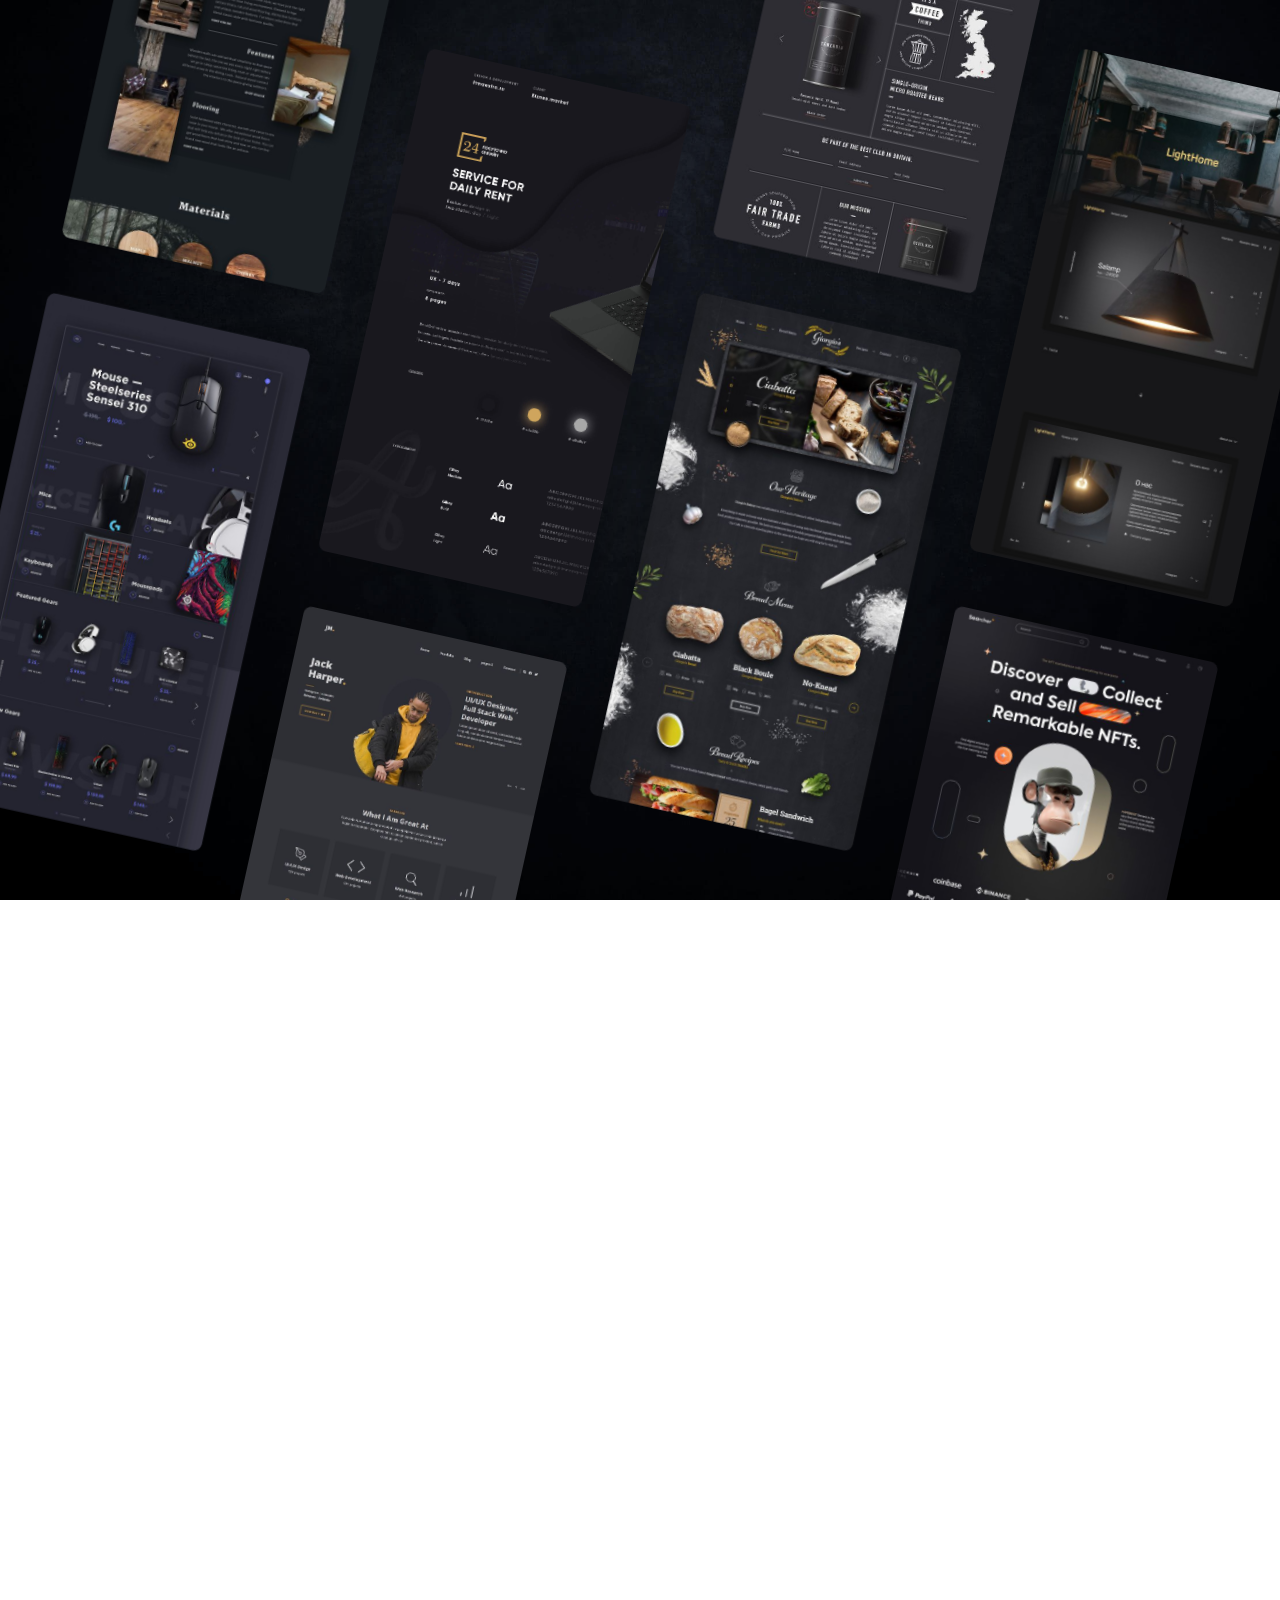
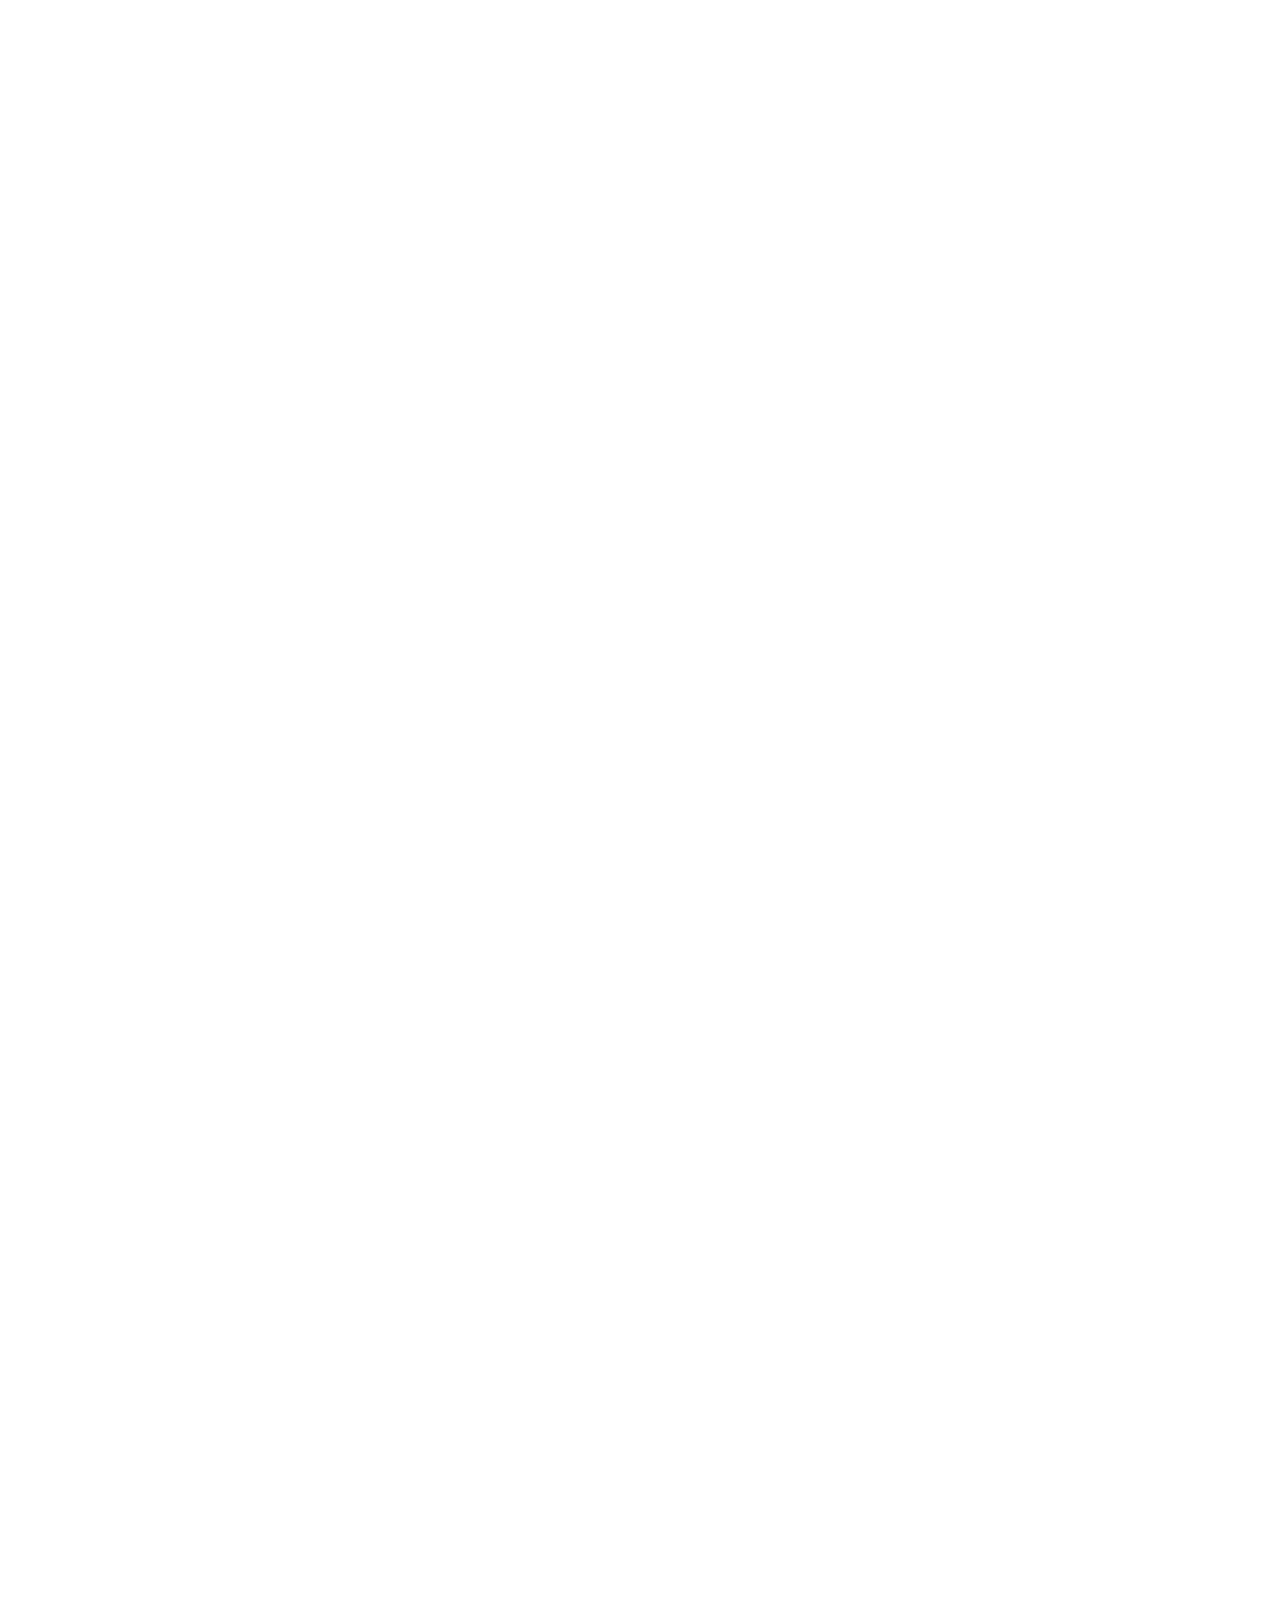
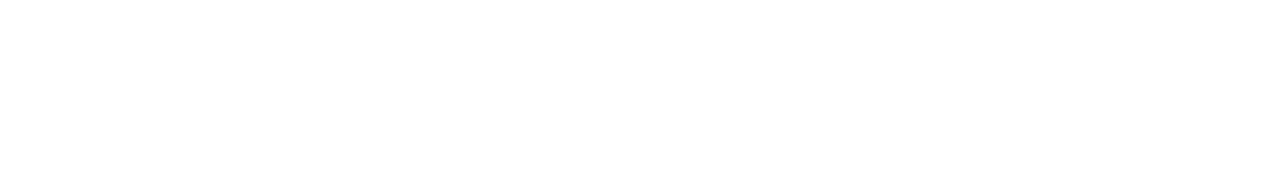
<file: AmazingScrollPortfolio/index.html>
<!DOCTYPE html>
<html lang="en">
<head>

	<meta charset="UTF-8">
	<meta http-equiv="X-UA-Compatible" content="IE=edge">
	<meta name="viewport" content="width=device-width, initial-scale=1.0">

	<title>Document</title>

	<link rel="stylesheet" href="libs/swiper/swiper-bundle.min.css">
	<link rel="stylesheet" href="css/main.css">

	<script src="libs/swiper/swiper-bundle.min.js" defer></script>
	<script src="libs/swiper/bindSwipers.js" defer></script>
	<script src="js/app.js" defer></script>

</head>
<body>

	<div class="main-wrapper">

		<div class="swiper slider slider1">
			<div class="swiper-wrapper slider__wrapper">
				<div class="swiper-slide slider__item">
					<div class="slider__img" style="background-image: url(img/1.jpg);"></div>
				</div>
				<div class="swiper-slide slider__item">
					<div class="slider__img" style="background-image: url(img/2.jpg);"></div>
				</div>
				<div class="swiper-slide slider__item">
					<div class="slider__img" style="background-image: url(img/3.jpg);"></div>
				</div>
				<div class="swiper-slide slider__item">
					<div class="slider__img" style="background-image: url(img/4.jpg);"></div>
				</div>
				<div class="swiper-slide slider__item">
					<div class="slider__img" style="background-image: url(img/5.jpg);"></div>
				</div>
				<div class="swiper-slide slider__item">
					<div class="slider__img" style="background-image: url(img/6.jpg);"></div>
				</div>
			</div>
		</div>
		<div class="swiper slider slider2">
			<div class="swiper-wrapper slider__wrapper">
				<div class="swiper-slide slider__item">
					<div class="slider__img" style="background-image: url(img/7.jpg);"></div>
				</div>
				<div class="swiper-slide slider__item">
					<div class="slider__img" style="background-image: url(img/8.jpg);"></div>
				</div>
				<div class="swiper-slide slider__item">
					<div class="slider__img" style="background-image: url(img/9.jpg);"></div>
				</div>
				<div class="swiper-slide slider__item">
					<div class="slider__img" style="background-image: url(img/10.jpg);"></div>
				</div>
				<div class="swiper-slide slider__item">
					<div class="slider__img" style="background-image: url(img/11.jpg);"></div>
				</div>
				<div class="swiper-slide slider__item">
					<div class="slider__img" style="background-image: url(img/12.jpg);"></div>
				</div>
			</div>
		</div>
		<div class="swiper slider slider3">
			<div class="swiper-wrapper slider__wrapper">
				<div class="swiper-slide slider__item">
					<div class="slider__img" style="background-image: url(img/13.jpg);"></div>
				</div>
				<div class="swiper-slide slider__item">
					<div class="slider__img" style="background-image: url(img/14.jpg);"></div>
				</div>
				<div class="swiper-slide slider__item">
					<div class="slider__img" style="background-image: url(img/15.jpg);"></div>
				</div>
				<div class="swiper-slide slider__item">
					<div class="slider__img" style="background-image: url(img/16.jpg);"></div>
				</div>
				<div class="swiper-slide slider__item">
					<div class="slider__img" style="background-image: url(img/17.jpg);"></div>
				</div>
				<div class="swiper-slide slider__item">
					<div class="slider__img" style="background-image: url(img/18.jpg);"></div>
				</div>
			</div>
		</div>
		<div class="swiper slider slider4">
			<div class="swiper-wrapper slider__wrapper">
				<div class="swiper-slide slider__item">
					<div class="slider__img" style="background-image: url(img/19.jpg);"></div>
				</div>
				<div class="swiper-slide slider__item">
					<div class="slider__img" style="background-image: url(img/20.jpg);"></div>
				</div>
				<div class="swiper-slide slider__item">
					<div class="slider__img" style="background-image: url(img/21.jpg);"></div>
				</div>
				<div class="swiper-slide slider__item">
					<div class="slider__img" style="background-image: url(img/22.jpg);"></div>
				</div>
				<div class="swiper-slide slider__item">
					<div class="slider__img" style="background-image: url(img/23.jpg);"></div>
				</div>
				<div class="swiper-slide slider__item">
					<div class="slider__img" style="background-image: url(img/24.jpg);"></div>
				</div>
			</div>
		</div>

	</div>

</body>
</html>
</file>
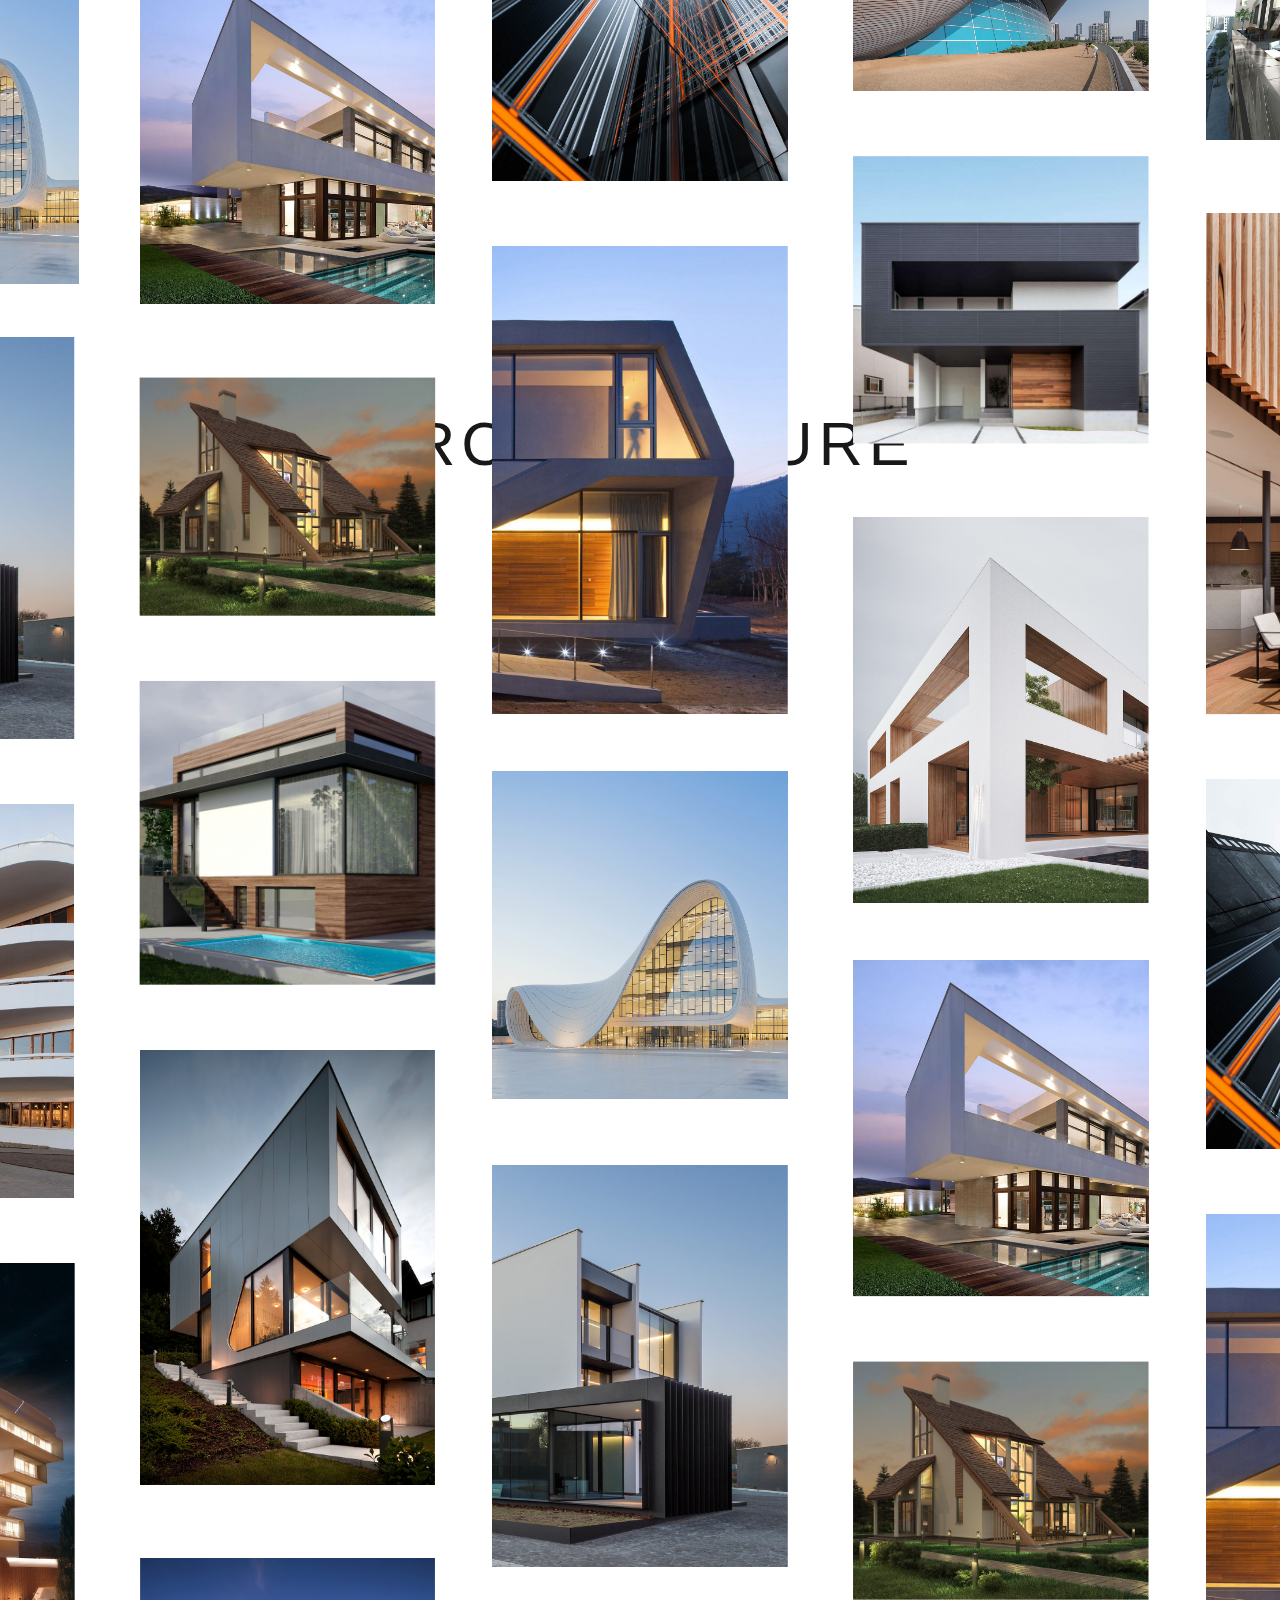
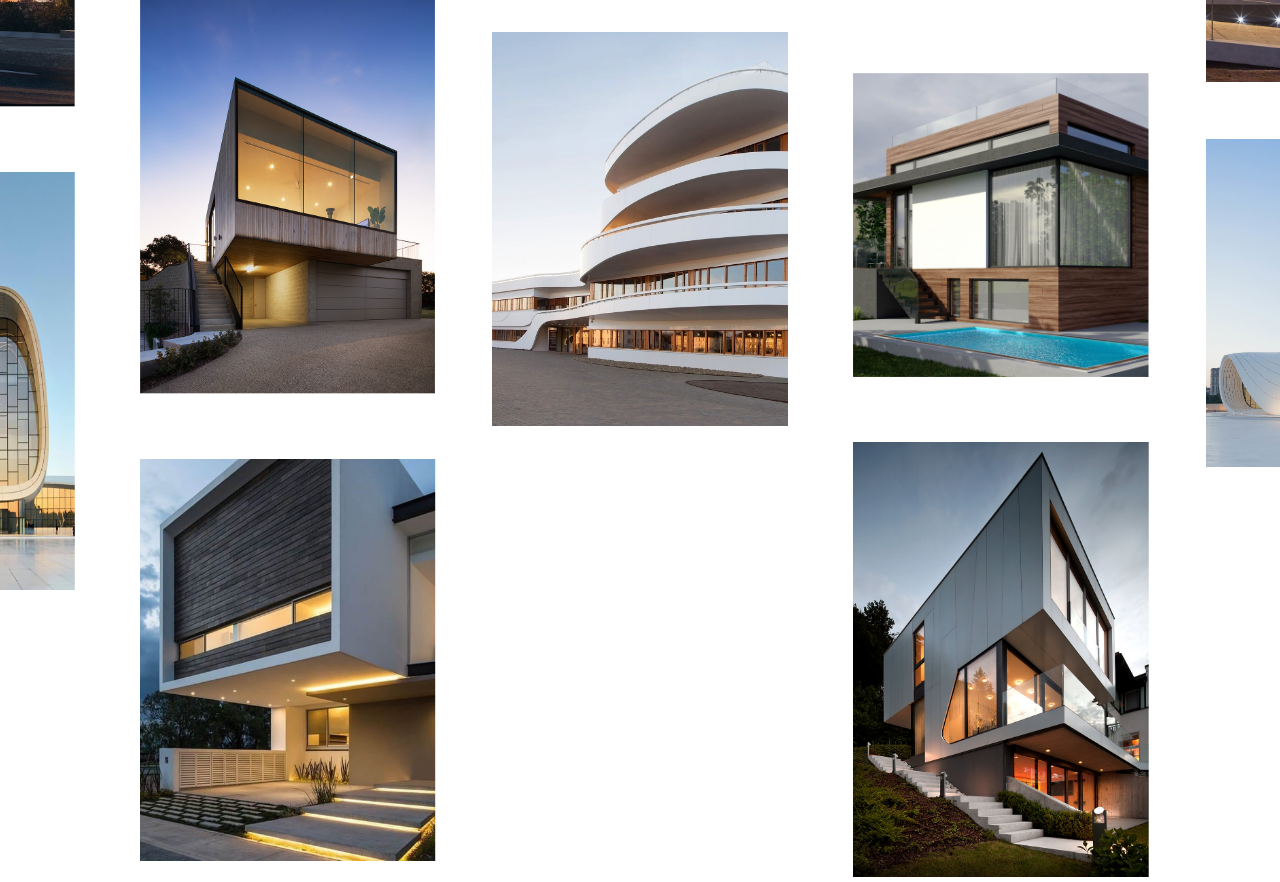
<file: Draggable/index.html>
<!DOCTYPE html>
<html lang="en">
<head>

	<meta charset="UTF-8">
	<meta http-equiv="X-UA-Compatible" content="IE=edge">
	<meta name="viewport" content="width=device-width, initial-scale=1.0">
	<title>Document</title>

	<link rel="stylesheet" href="css/main.css">

	<script src="libs/gsap.min.js" defer></script>
	<script src="libs/Draggable.min.js" defer></script>
	<script src="libs/InertiaPlugin.min.js" defer></script>
	<script src="js/app.js" defer></script>

	<style>
		.gallery { opacity: 0; }
	</style>

</head>
<body>

	<h1 class="header">Architecture <span>Loading...</span></h1>

	<!-- .gallery>(.gallery__item*20>img[src="img/$.jpg" alt="Alt"])*4 -->

	<div class="gallery">
		<div class="gallery__item"><img src="img/1.jpg" alt="Alt"></div>
		<div class="gallery__item"><img src="img/2.jpg" alt="Alt"></div>
		<div class="gallery__item"><img src="img/3.jpg" alt="Alt"></div>
		<div class="gallery__item"><img src="img/4.jpg" alt="Alt"></div>
		<div class="gallery__item"><img src="img/5.jpg" alt="Alt"></div>
		<div class="gallery__item"><img src="img/6.jpg" alt="Alt"></div>
		<div class="gallery__item"><img src="img/7.jpg" alt="Alt"></div>
		<div class="gallery__item"><img src="img/8.jpg" alt="Alt"></div>
		<div class="gallery__item"><img src="img/9.jpg" alt="Alt"></div>
		<div class="gallery__item"><img src="img/10.jpg" alt="Alt"></div>
		<div class="gallery__item"><img src="img/11.jpg" alt="Alt"></div>
		<div class="gallery__item"><img src="img/12.jpg" alt="Alt"></div>
		<div class="gallery__item"><img src="img/13.jpg" alt="Alt"></div>
		<div class="gallery__item"><img src="img/14.jpg" alt="Alt"></div>
		<div class="gallery__item"><img src="img/15.jpg" alt="Alt"></div>
		<div class="gallery__item"><img src="img/16.jpg" alt="Alt"></div>
		<div class="gallery__item"><img src="img/17.jpg" alt="Alt"></div>
		<div class="gallery__item"><img src="img/18.jpg" alt="Alt"></div>
		<div class="gallery__item"><img src="img/19.jpg" alt="Alt"></div>
		<div class="gallery__item"><img src="img/20.jpg" alt="Alt"></div>
		<div class="gallery__item"><img src="img/1.jpg" alt="Alt"></div>
		<div class="gallery__item"><img src="img/2.jpg" alt="Alt"></div>
		<div class="gallery__item"><img src="img/3.jpg" alt="Alt"></div>
		<div class="gallery__item"><img src="img/4.jpg" alt="Alt"></div>
		<div class="gallery__item"><img src="img/5.jpg" alt="Alt"></div>
		<div class="gallery__item"><img src="img/6.jpg" alt="Alt"></div>
		<div class="gallery__item"><img src="img/7.jpg" alt="Alt"></div>
		<div class="gallery__item"><img src="img/8.jpg" alt="Alt"></div>
		<div class="gallery__item"><img src="img/9.jpg" alt="Alt"></div>
		<div class="gallery__item"><img src="img/10.jpg" alt="Alt"></div>
		<div class="gallery__item"><img src="img/11.jpg" alt="Alt"></div>
		<div class="gallery__item"><img src="img/12.jpg" alt="Alt"></div>
		<div class="gallery__item"><img src="img/13.jpg" alt="Alt"></div>
		<div class="gallery__item"><img src="img/14.jpg" alt="Alt"></div>
		<div class="gallery__item"><img src="img/15.jpg" alt="Alt"></div>
		<div class="gallery__item"><img src="img/16.jpg" alt="Alt"></div>
		<div class="gallery__item"><img src="img/17.jpg" alt="Alt"></div>
		<div class="gallery__item"><img src="img/18.jpg" alt="Alt"></div>
		<div class="gallery__item"><img src="img/19.jpg" alt="Alt"></div>
		<div class="gallery__item"><img src="img/20.jpg" alt="Alt"></div>
		<div class="gallery__item"><img src="img/1.jpg" alt="Alt"></div>
		<div class="gallery__item"><img src="img/2.jpg" alt="Alt"></div>
		<div class="gallery__item"><img src="img/3.jpg" alt="Alt"></div>
		<div class="gallery__item"><img src="img/4.jpg" alt="Alt"></div>
		<div class="gallery__item"><img src="img/5.jpg" alt="Alt"></div>
		<div class="gallery__item"><img src="img/6.jpg" alt="Alt"></div>
		<div class="gallery__item"><img src="img/7.jpg" alt="Alt"></div>
		<div class="gallery__item"><img src="img/8.jpg" alt="Alt"></div>
		<div class="gallery__item"><img src="img/9.jpg" alt="Alt"></div>
		<div class="gallery__item"><img src="img/10.jpg" alt="Alt"></div>
		<div class="gallery__item"><img src="img/11.jpg" alt="Alt"></div>
		<div class="gallery__item"><img src="img/12.jpg" alt="Alt"></div>
		<div class="gallery__item"><img src="img/13.jpg" alt="Alt"></div>
		<div class="gallery__item"><img src="img/14.jpg" alt="Alt"></div>
		<div class="gallery__item"><img src="img/15.jpg" alt="Alt"></div>
		<div class="gallery__item"><img src="img/16.jpg" alt="Alt"></div>
		<div class="gallery__item"><img src="img/17.jpg" alt="Alt"></div>
		<div class="gallery__item"><img src="img/18.jpg" alt="Alt"></div>
		<div class="gallery__item"><img src="img/19.jpg" alt="Alt"></div>
		<div class="gallery__item"><img src="img/20.jpg" alt="Alt"></div>
		<div class="gallery__item"><img src="img/1.jpg" alt="Alt"></div>
		<div class="gallery__item"><img src="img/2.jpg" alt="Alt"></div>
		<div class="gallery__item"><img src="img/3.jpg" alt="Alt"></div>
		<div class="gallery__item"><img src="img/4.jpg" alt="Alt"></div>
		<div class="gallery__item"><img src="img/5.jpg" alt="Alt"></div>
		<div class="gallery__item"><img src="img/6.jpg" alt="Alt"></div>
		<div class="gallery__item"><img src="img/7.jpg" alt="Alt"></div>
		<div class="gallery__item"><img src="img/8.jpg" alt="Alt"></div>
		<div class="gallery__item"><img src="img/9.jpg" alt="Alt"></div>
		<div class="gallery__item"><img src="img/10.jpg" alt="Alt"></div>
		<div class="gallery__item"><img src="img/11.jpg" alt="Alt"></div>
		<div class="gallery__item"><img src="img/12.jpg" alt="Alt"></div>
		<div class="gallery__item"><img src="img/13.jpg" alt="Alt"></div>
		<div class="gallery__item"><img src="img/14.jpg" alt="Alt"></div>
		<div class="gallery__item"><img src="img/15.jpg" alt="Alt"></div>
		<div class="gallery__item"><img src="img/16.jpg" alt="Alt"></div>
		<div class="gallery__item"><img src="img/17.jpg" alt="Alt"></div>
		<div class="gallery__item"><img src="img/18.jpg" alt="Alt"></div>
		<div class="gallery__item"><img src="img/19.jpg" alt="Alt"></div>
		<div class="gallery__item"><img src="img/20.jpg" alt="Alt"></div>
	</div>

</body>
</html>
</file>
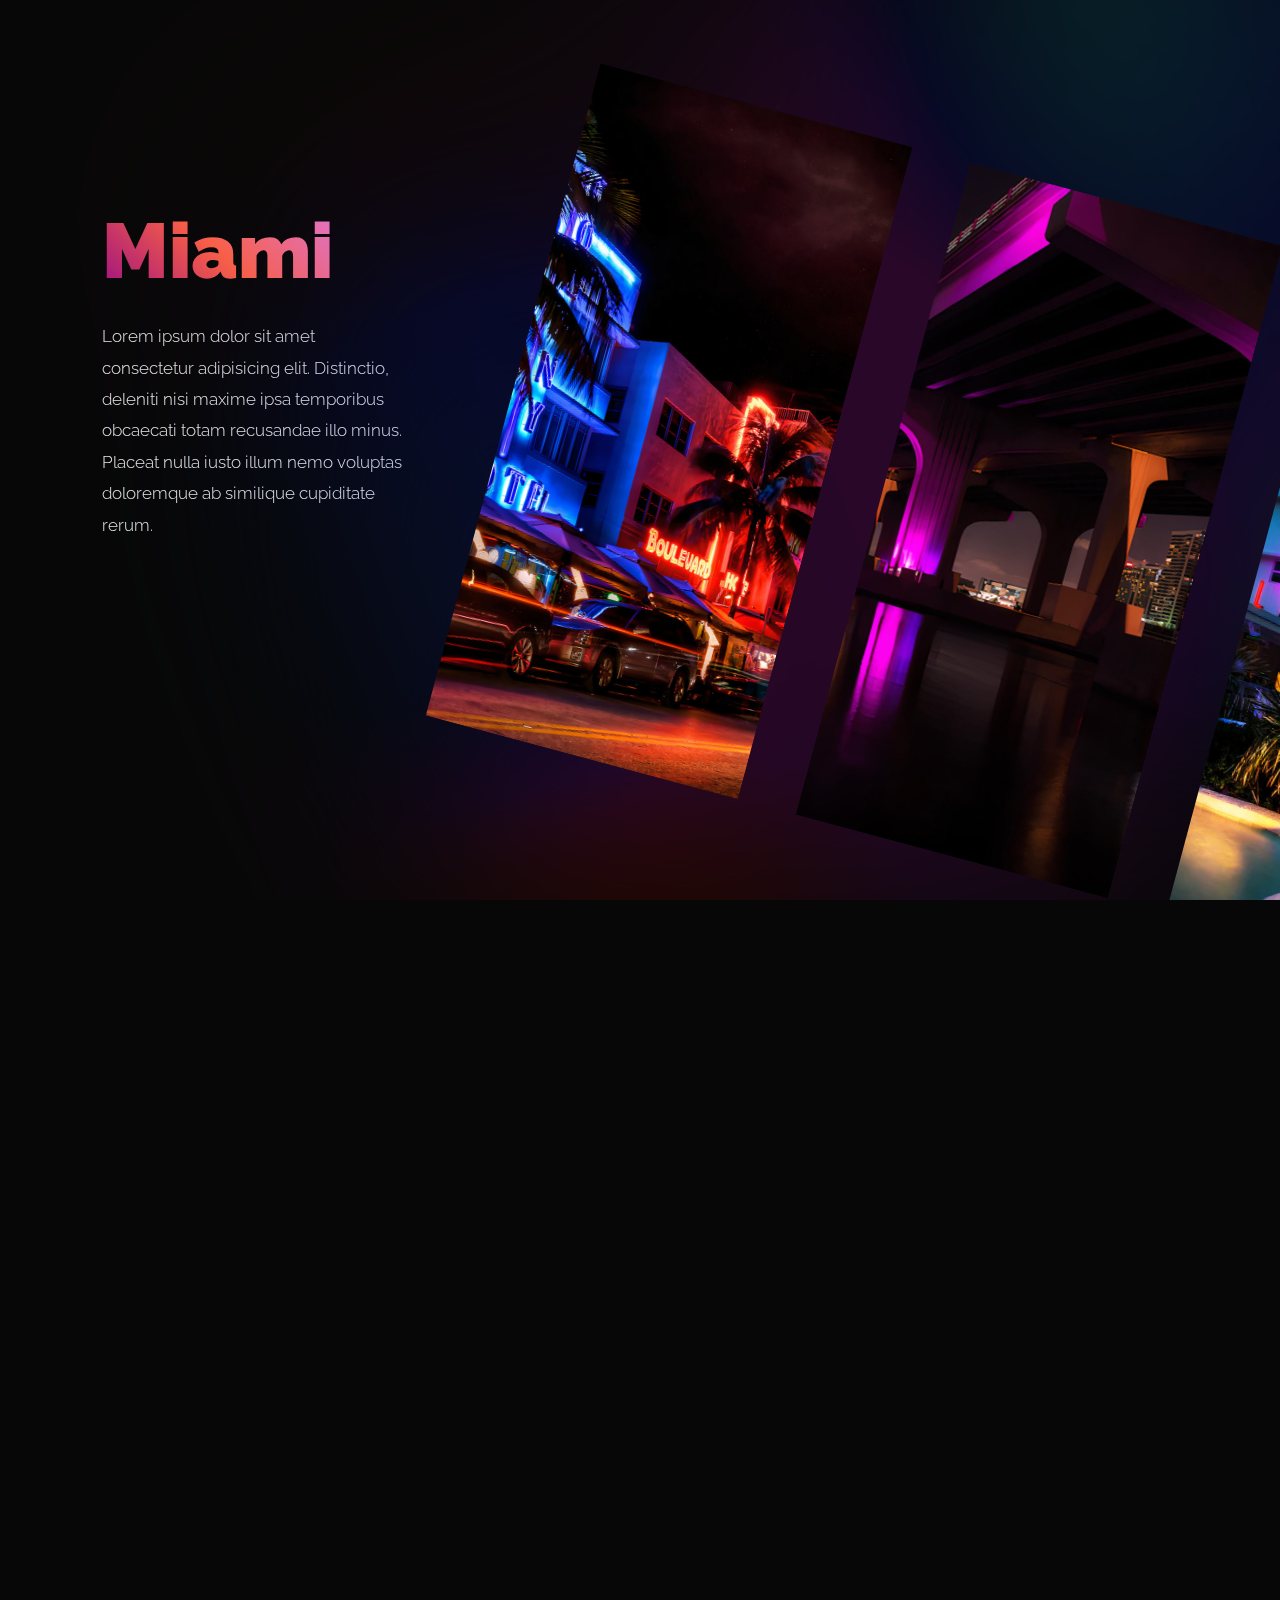
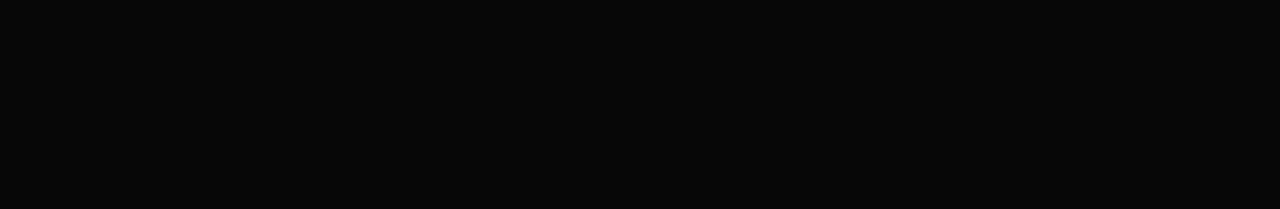
<file: Galery/index.html>
<!DOCTYPE html>
<html lang="en">
<head>
	<meta charset="UTF-8">
	<meta http-equiv="X-UA-Compatible" content="IE=edge">
	<meta name="viewport" content="width=device-width, initial-scale=1.0">
	<link rel="stylesheet" href="libs/swiper/swiper-bundle.min.css">
	<link rel="stylesheet" href="css/main.css">
	<title>Document</title>
</head>
<body>

	<div class="description">
		<div class="logo">Miami</div>
		<p>Lorem ipsum dolor sit amet consectetur adipisicing elit. Distinctio, deleniti nisi maxime ipsa temporibus obcaecati totam recusandae illo minus. Placeat nulla iusto illum nemo voluptas doloremque ab similique cupiditate rerum.</p>
	</div>

	<div class="swiper slider slider_main">
		<div class="swiper-wrapper slier__wrapper">

			<div class="swiper-slide slider__item">
				<div class="slider__img" data-swiper-parallax="20%" style="background-image: url(images/1.jpg);"></div>
			</div>
			<div class="swiper-slide slider__item">
				<div class="slider__img" data-swiper-parallax="30%" style="background-image: url(images/2.jpg);"></div>
			</div>
			<div class="swiper-slide slider__item">
				<div class="slider__img" data-swiper-parallax="20%" style="background-image: url(images/3.jpg);"></div>
			</div>
			<div class="swiper-slide slider__item">
				<div class="slider__img" data-swiper-parallax="30%" style="background-image: url(images/4.jpg);"></div>
			</div>
			<div class="swiper-slide slider__item">
				<div class="slider__img" data-swiper-parallax="20%" style="background-image: url(images/5.jpg);"></div>
			</div>
			<div class="swiper-slide slider__item">
				<div class="slider__img" data-swiper-parallax="30%" style="background-image: url(images/6.jpg);"></div>
			</div>
			<div class="swiper-slide slider__item">
				<div class="slider__img" data-swiper-parallax="20%" style="background-image: url(images/7.jpg);"></div>
			</div>
			<div class="swiper-slide slider__item">
				<div class="slider__img" data-swiper-parallax="30%" style="background-image: url(images/8.jpg);"></div>
			</div>
			<div class="swiper-slide slider__item">
				<div class="slider__img" data-swiper-parallax="20%" style="background-image: url(images/9.jpg);"></div>
			</div>

		</div>
	</div>

	<div class="swiper slider slider_bg">
		<div class="swiper-wrapper slier__wrapper">

			<div class="swiper-slide slider__item">
				<div class="slider__img" data-swiper-parallax="20%" style="background-image: url(images/1.jpg);"></div>
			</div>
			<div class="swiper-slide slider__item">
				<div class="slider__img" data-swiper-parallax="30%" style="background-image: url(images/2.jpg);"></div>
			</div>
			<div class="swiper-slide slider__item">
				<div class="slider__img" data-swiper-parallax="20%" style="background-image: url(images/3.jpg);"></div>
			</div>
			<div class="swiper-slide slider__item">
				<div class="slider__img" data-swiper-parallax="30%" style="background-image: url(images/4.jpg);"></div>
			</div>
			<div class="swiper-slide slider__item">
				<div class="slider__img" data-swiper-parallax="20%" style="background-image: url(images/5.jpg);"></div>
			</div>
			<div class="swiper-slide slider__item">
				<div class="slider__img" data-swiper-parallax="30%" style="background-image: url(images/6.jpg);"></div>
			</div>
			<div class="swiper-slide slider__item">
				<div class="slider__img" data-swiper-parallax="20%" style="background-image: url(images/7.jpg);"></div>
			</div>
			<div class="swiper-slide slider__item">
				<div class="slider__img" data-swiper-parallax="30%" style="background-image: url(images/8.jpg);"></div>
			</div>
			<div class="swiper-slide slider__item">
				<div class="slider__img" data-swiper-parallax="20%" style="background-image: url(images/9.jpg);"></div>
			</div>

		</div>
	</div>

	<script src="libs/swiper/swiper-bundle.min.js"></script>
	<script src="js/app.js"></script>

</body>
</html>
</file>
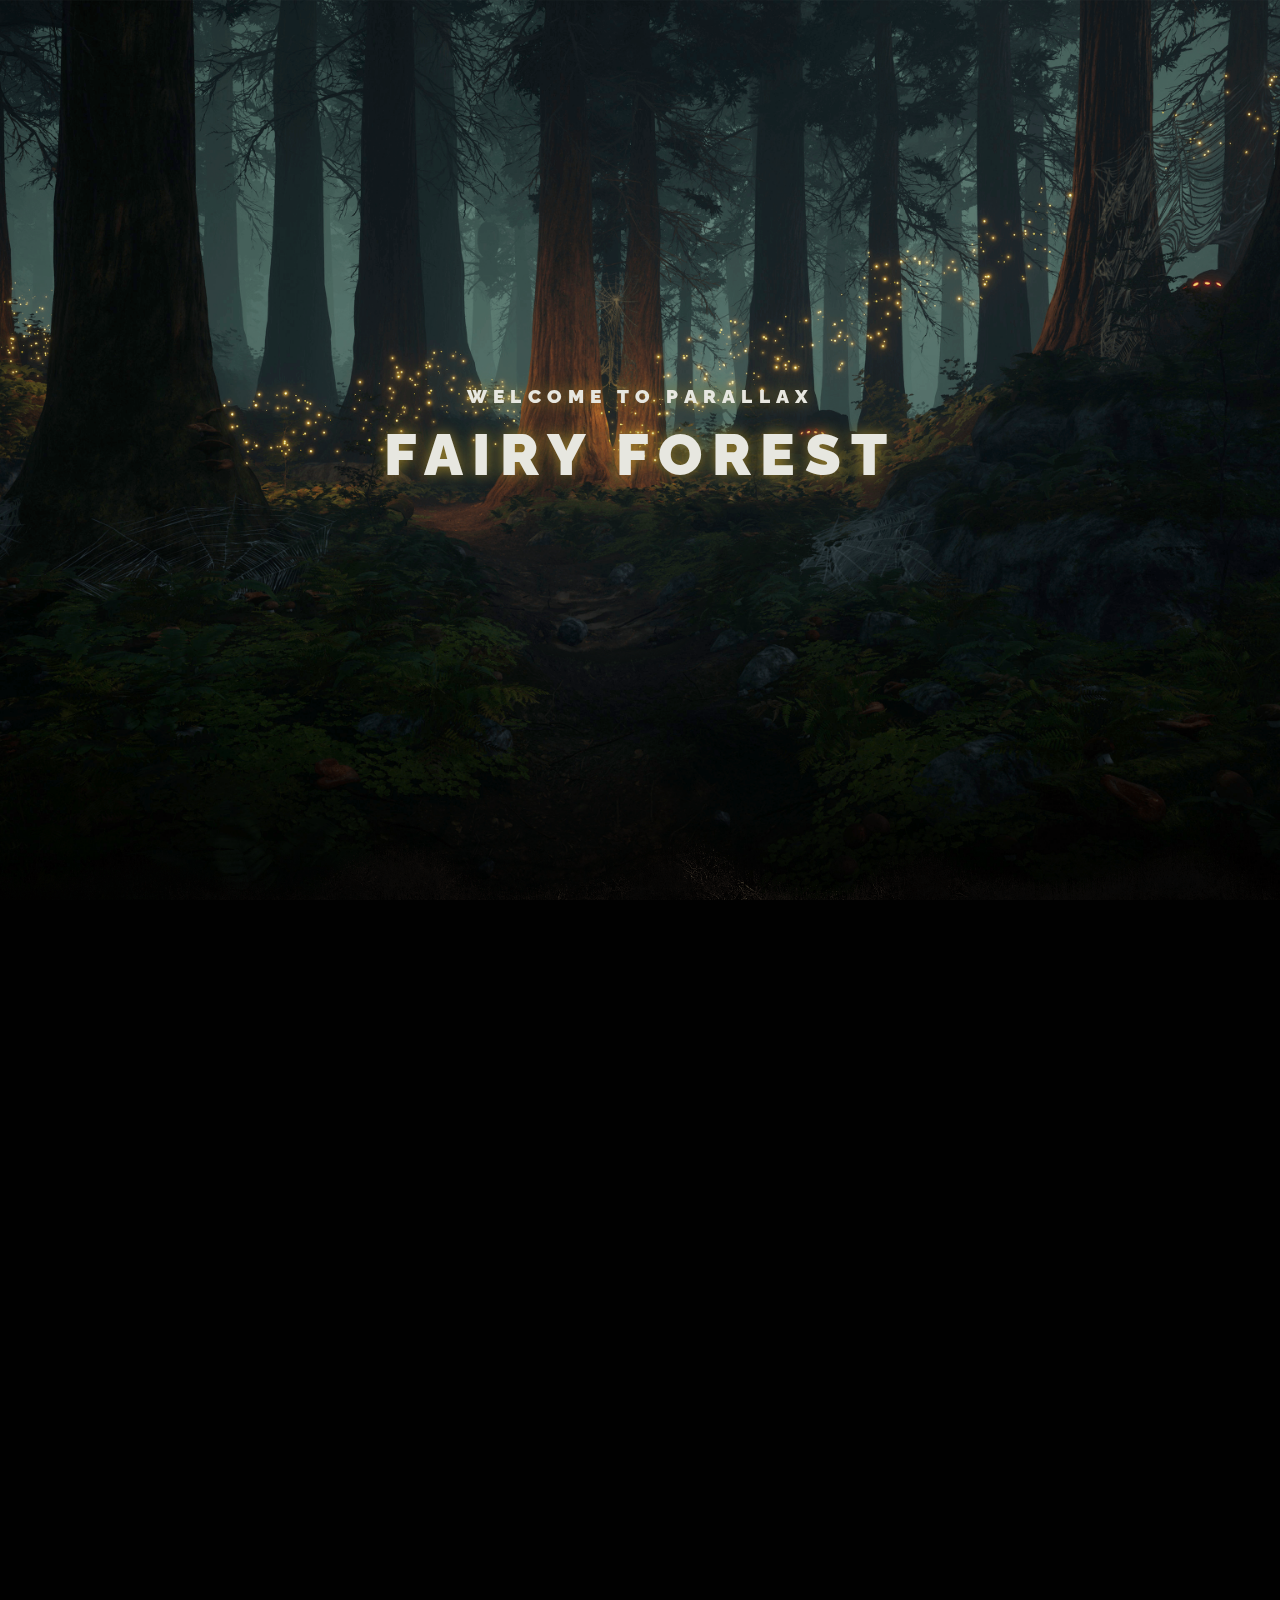
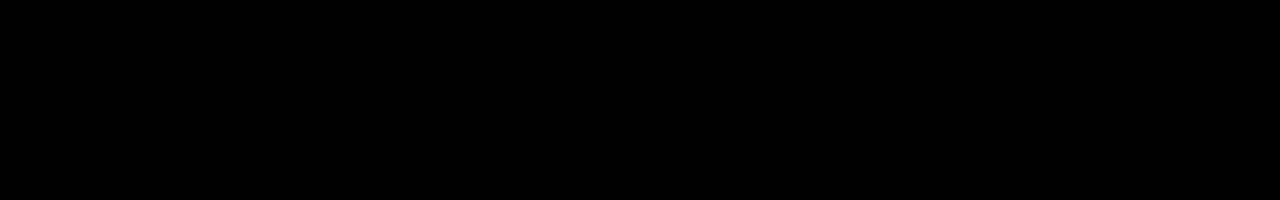
<file: ParalaxEffect/index.html>
<!DOCTYPE html>
<html lang="en">
<head>

	<meta charset="UTF-8">
	<meta http-equiv="X-UA-Compatible" content="IE=edge">
	<meta name="viewport" content="width=device-width, initial-scale=1.0">

	<title>Document</title>

	<link rel="stylesheet" href="css/main.css">

	<script src="libs/gsap/gsap.min.js" defer></script>
	<script src="libs/gsap/ScrollTrigger.min.js" defer></script>
	<script src="libs/gsap/ScrollSmoother.min.js" defer></script>

	<script src="js/app.js" defer></script>

</head>
<body>

	<div class="wrapper">
		<div class="content">

			<header class="main-header">
				<div class="layers">
					<div class="layer__header">
						<div class="layers__caption">Welcome to Parallax</div>
						<div class="layers__title">Fairy Forest</div>
					</div>
					<div class="layer layers__base" style="background-image: url(img/layer-base.png);"></div>
					<div class="layer layers__middle" style="background-image: url(img/layer-middle.png);"></div>
					<div class="layer layers__front" style="background-image: url(img/layer-front.png);"></div>
				</div>
			</header>
		
			<article class="main-article" style="background-image: url(img/dungeon.jpg);">
				<div class="main-article__content">
					<h2 class="main-article__header">To be continued</h2>
					<p class="main-article__paragraph">Lorem ipsum dolor sit, amet consectetur adipisicing elit. Omnis error provident dignissimos facere. Repellendus tempore autem qui! Quia magnam tempora esse id necessitatibus corrupti mollitia expedita sapiente cum rerum, ut dicta laboriosam!</p>
				</div>
				<div class="copy">© Pimenov Konstantin</div>
			</article>

		</div>
	</div>

</body>
</html>
</file>
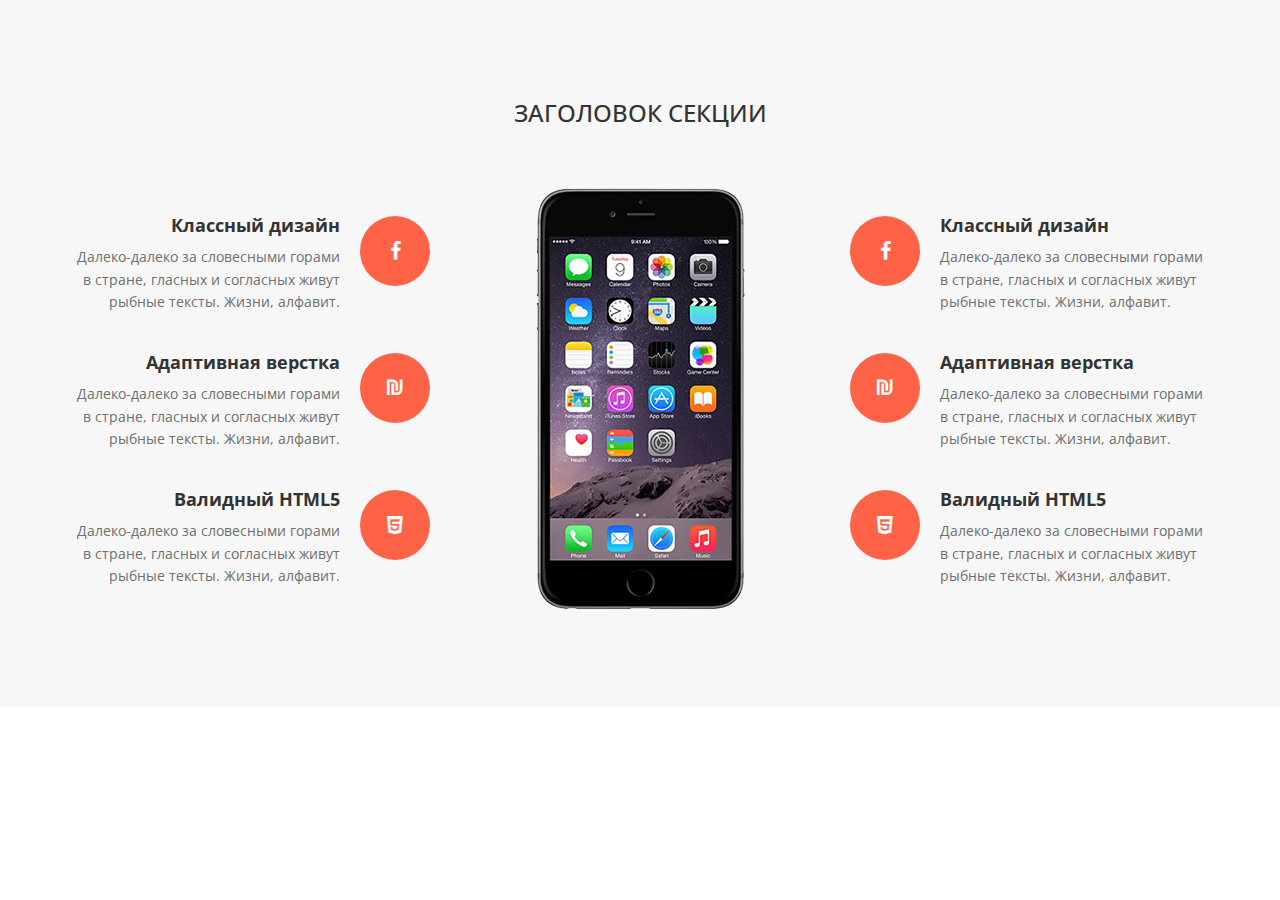
<file: Snippeds/index.html>
<!DOCTYPE html>
<html lang="en">
<head>
	<meta charset="UTF-8">
	<title>Document</title>
	<link href='https://fonts.googleapis.com/css?family=Open+Sans&amp;subset=latin,cyrillic' rel='stylesheet' type='text/css'>
	<link rel="stylesheet" href="https://maxcdn.bootstrapcdn.com/bootstrap/3.3.6/css/bootstrap.min.css"/>
	<link rel="stylesheet" href="https://maxcdn.bootstrapcdn.com/font-awesome/4.5.0/css/font-awesome.min.css">
	<link rel="stylesheet" href="css/style.css">
</head>
<body>
	
	<section class="section-class">
		
		<div class="container">
			
			<h2>Заголовок секции</h2>

			<div class="row">
				
				<div class="col-md-4">
					
					<div class="items-right">

						<div class="section-class-item">
							<div class="item-text text-right">
								<h3>Классный дизайн</h3>
								<p>Далеко-далеко за словесными горами в стране, гласных и согласных живут рыбные тексты. Жизни, алфавит.</p>
							</div>
							<div class="item-icon text-right">
								<span class="icon-wrap"><i class="fa fa-facebook"></i></span>
							</div>
						</div>

						<div class="section-class-item">
							<div class="item-text text-right">
								<h3>Адаптивная верстка</h3>
								<p>Далеко-далеко за словесными горами в стране, гласных и согласных живут рыбные тексты. Жизни, алфавит.</p>
							</div>
							<div class="item-icon text-right">
								<span class="icon-wrap"><i class="fa fa-ils"></i></span>
							</div>
						</div>

						<div class="section-class-item">
							<div class="item-text text-right">
								<h3>Валидный HTML5</h3>
								<p>Далеко-далеко за словесными горами в стране, гласных и согласных живут рыбные тексты. Жизни, алфавит.</p>
							</div>
							<div class="item-icon text-right">
								<span class="icon-wrap"><i class="fa fa-html5"></i></span>
							</div>
						</div>

					</div>

				</div>
				
				<div class="col-md-4 col-md-push-4">
					
					<div class="items-left">

						<div class="section-class-item">
							<div class="item-icon text-left">
								<span class="icon-wrap"><i class="fa fa-facebook"></i></span>
							</div>
							<div class="item-text text-left">
								<h3>Классный дизайн</h3>
								<p>Далеко-далеко за словесными горами в стране, гласных и согласных живут рыбные тексты. Жизни, алфавит.</p>
							</div>
						</div>

						<div class="section-class-item">
							<div class="item-icon text-left">
								<span class="icon-wrap"><i class="fa fa-ils"></i></span>
							</div>
							<div class="item-text text-left">
								<h3>Адаптивная верстка</h3>
								<p>Далеко-далеко за словесными горами в стране, гласных и согласных живут рыбные тексты. Жизни, алфавит.</p>
							</div>
						</div>

						<div class="section-class-item">
							<div class="item-icon text-left">
								<span class="icon-wrap"><i class="fa fa-html5"></i></span>
							</div>
							<div class="item-text text-left">
								<h3>Валидный HTML5</h3>
								<p>Далеко-далеко за словесными горами в стране, гласных и согласных живут рыбные тексты. Жизни, алфавит.</p>
							</div>
						</div>

					</div>

				</div>

				<div class="col-md-4 col-md-pull-4">
					
					<div class="section-class-image text-center">
						<img src="img/iphone.jpg" alt="iPhone">
					</div>

				</div>

			</div>

		</div>

	</section>

</body>
</html>
</file>
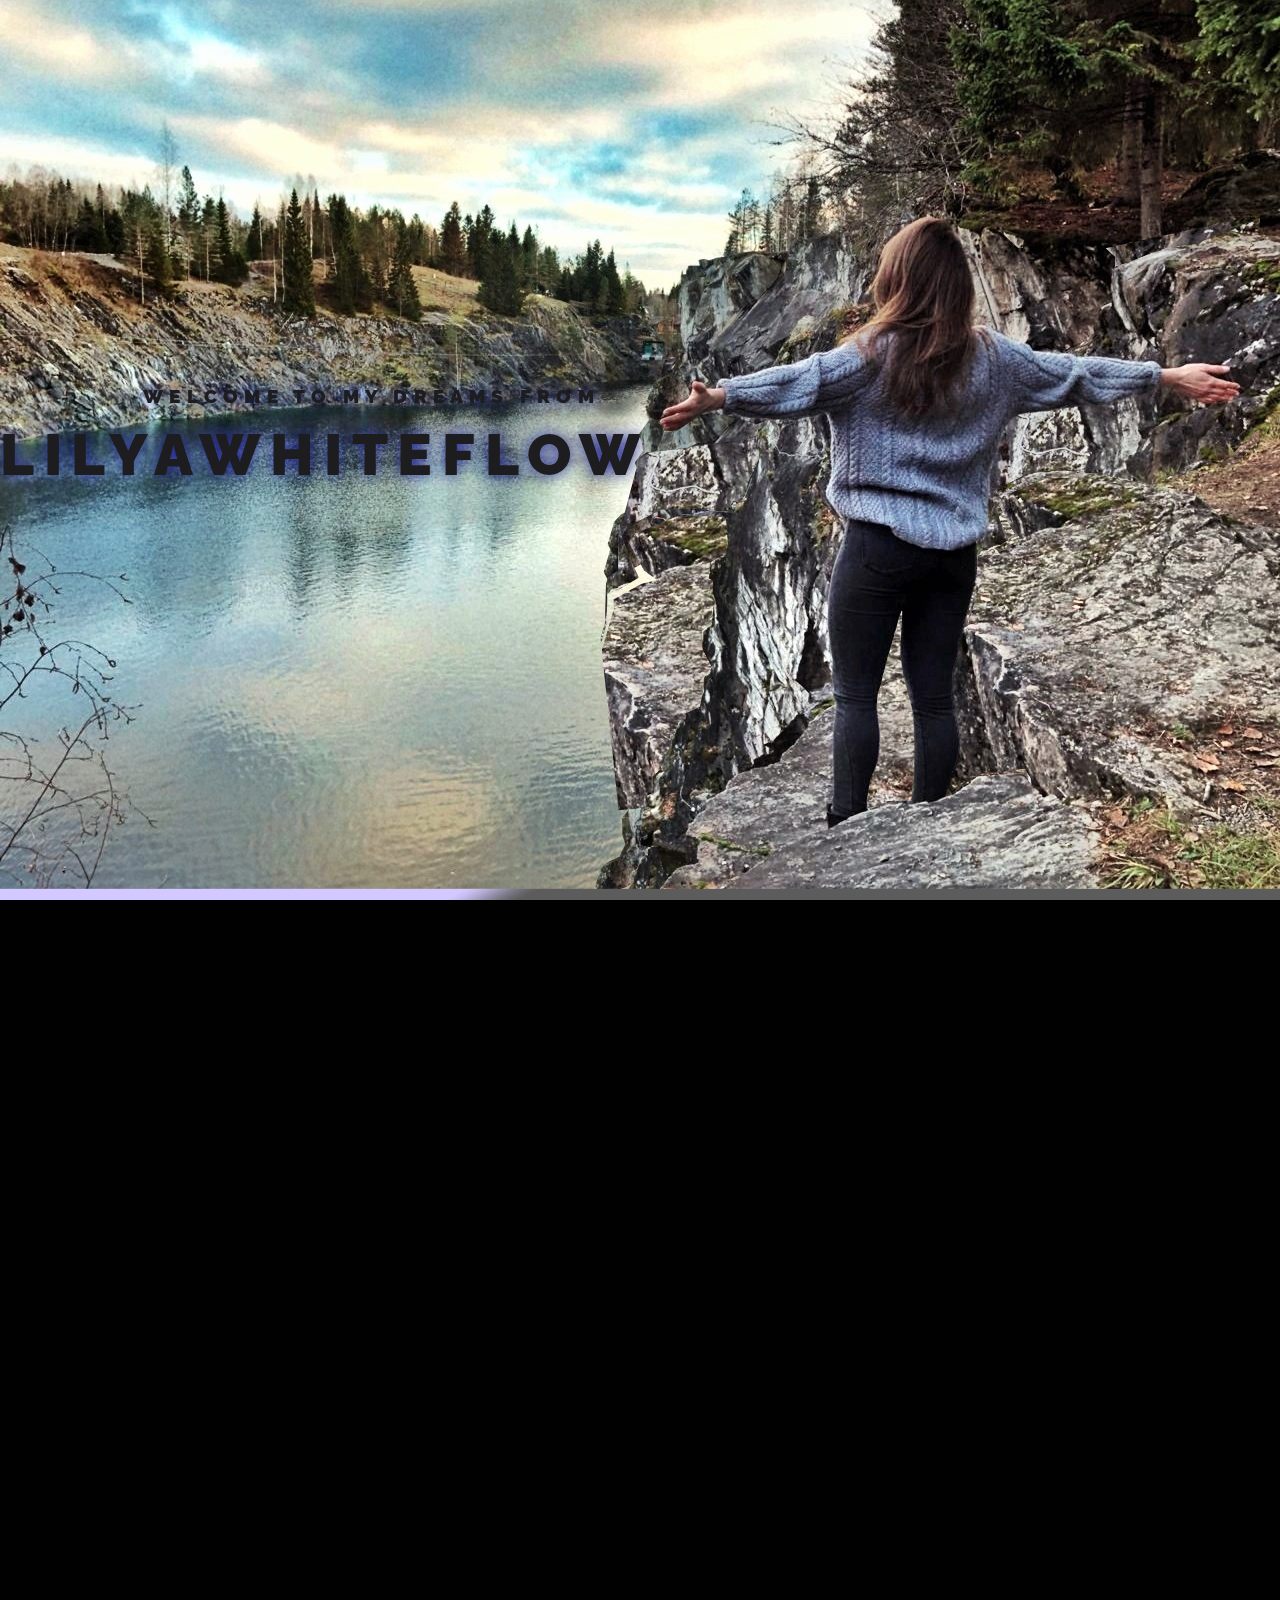
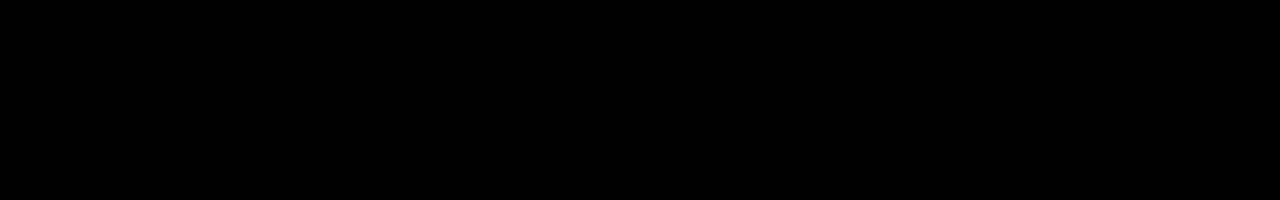
<file: ParalaxEffect/web/index.html>
<!DOCTYPE html>
<html lang="en">
<head>

	<meta charset="UTF-8">
	<meta http-equiv="X-UA-Compatible" content="IE=edge">
	<meta name="viewport" content="width=device-width, initial-scale=1.0">

	<title>Document</title>

	<link rel="stylesheet" href="css/main.css">

	<script src="libs/gsap/gsap.min.js" defer></script>
	<script src="libs/gsap/ScrollTrigger.min.js" defer></script>
	<script src="libs/gsap/ScrollSmoother.min.js" defer></script>

	<script src="js/app.js" defer></script>

</head>
<body>

	<div class="wrapper">
		<div class="content">

			<header class="main-header">
				<div class="layers">
					<div class="layer__header">
						<div class="layers__caption">Welcome to my dreams from</div>
						<div class="layers__title"> lilyawhiteflower</div>
					</div>
					<div class="layer layers__base" style="background-image: url(img/layer-base.png);"></div>
					<div class="layer layers__middle" style="background-image: url(img/layer-middle.png);"></div>
					<div class="layer layers__front" style="background-image: url(img/layer-front.png);"></div>
				</div>
			</header>
		
			<article class="main-article" style="background-image: url(img/dungeon.jpg);">
				<div class="main-article__content">
					<h2 class="main-article__header">Время...</h2>
					<p class="main-article__paragraph">Кто-то здесь, а кто-то ждёт
                        Встав в конце своей тропы
                        Мы прозрели но слепы
                        Мы дрейфуем по течению
                        Вдоль реки вобравшей время
                        Сквозь утраты и печаль
                        Та река уносит
                        Вдаль
                        Время летит вперёд
                        Вдаль
                        И оно никогда не ждёт
                        </p>
				</div>
				<div class="copy">© Pimenov Konsantin</div>
			</article>

		</div>
	</div>

</body>
</html>
</file>
<file: AmazingScrollPortfolio/css/main.css>
* {
	margin: 0;
	padding: 0;
	box-sizing: border-box;
}
:root {
	--index: calc(1vw + 1vh);
	--transition: 1.25s cubic-bezier(.2, .6, 0, 1);
}
html, body {
	height: 100%;
	overflow: hidden;
}
.main-wrapper {
	height: 100%;
	display: flex;
	gap: var(--index);
	background-image: url(../img/bg.jpg);
	background-size: cover;
	background-position: center;
}
.slider {
	transform: rotate(12.5deg);
	overflow: visible;
}
.slider:nth-child(odd) {
	transform: rotate(192.5deg);
}
.slider .slider__wrapper {
	transition: var(--transition)!important;
	will-change: transform;
}
.slider__item {
	width: 21vw;
	margin-bottom: calc(var(--index) * 2.6);
	cursor: pointer;
	transition: transform var(--transition);
	will-change: transform;
	box-shadow: rgb(0 0 0 / .15) 0 0 30px 10px;
}
.slider__item:hover {
	transform: scale(1.04);
}
.slider__img {
	width: 100%;
	height: 100%;
	background-size: cover;
	border-radius: 8px;
}
.slider:nth-child(odd) .slider__img {
	transform: rotate(-180deg);
}
</file>
<file: Draggable/css/main.css>
* {
	margin: 0;
	padding: 0;
	box-sizing: border-box;
}
:root {
	--gap: .5em;
	--index: calc(1vw + 1vh);
	--color-dark: #000;
}
body {
	overflow: hidden;
	height: 100vh;
	display: flex;
	justify-content: center;
	align-items: center;
}
.header {
	text-transform: uppercase;
	font-family: 'Lucida Sans', 'Lucida Sans Regular', 'Lucida Grande', 'Lucida Sans Unicode', Geneva, Verdana, sans-serif;
	letter-spacing: .1em;
	font-size: calc(var(--index) * 2.8);
	position: absolute;
	font-weight: 200;
	text-align: center;
	opacity: .9;
	margin-top: .2em;
}
.header span {
	display: block;
	font-family: Helvetica, sans-serif;
	font-size: calc(var(--index) * .75);
	margin-top: 5px;
}
.gallery {
	width: 30vw;
	column-width: 2em;
	gap: var(--gap);
	transform: scale(8.2);
	will-change: transform;
	transition: transform 1s cubic-bezier(.075, 1, .25, 1), opacity 1s;
}
.gallery__item {
	margin-bottom: var(--gap);
	transform: scale(1.001);
	will-change: transform;
	transition: .3s;
}
.gallery__item:hover {
	transform: scale(1.03);
}
.gallery__item img {
	width: 100%;
	display: block;
}
.loaded .gallery {
	opacity: 1;
}
.loaded .header span {
	opacity: 0;
}

/* DARK MODE OS */

@media (prefers-color-scheme: dark) {
	body {
		background-color: var(--color-dark);
	}
	.header {
		filter: invert(100%);
	}
}

/* MOBILE */

@media (max-width : 992px) {

	.header {
		position: relative;
	}

	body {
		overflow: scroll;
		display: block;
		padding: var(--gap);
	}

	.gallery {
		width: 100%;
		column-width: 10em;
		transform: scale(1);
	}
	.gallery__item:hover {
		transform: scale(1);
	}

}
</file>
<file: Galery/css/main.css>
* {
	margin: 0;
	padding: 0;
	box-sizing: border-box;
}
:root {
	--dark: #070707;
	--sizeindex: calc(1vw + 1vh);
	--transition: .75s cubic-bezier(.2, .6, 0, 1);
}
@font-face {
	font-family: raleway_m;
	src: url(../fonts/raleway-v22-cyrillic-300.woff2);
	font-weight: 300;
}
@font-face {
	font-family: raleway_m;
	src: url(../fonts/raleway-v22-cyrillic-900.woff2);
	font-weight: 900;
}
body, html {
	width: 100%;
	height: 100%;
	background-color: var(--dark);
	color: #fff;
	font-family: raleway_m, sans-serif;
	overflow: hidden;
	line-height: 1.8;
}
.slider {
	height: 100%;
	transform: rotate(15deg);
	overflow: visible;
	top: 10vh;
}
.slier__wrapper {
	transition: var(--transition)!important;
	will-change: transform;
}
.slider__item {
	max-height: 75vh;
	overflow: hidden;
	cursor: pointer;
	transition: transform var(--transition), box-shadow var(--transition);
}
.slider__img {
	width: 300%;
	height: 100%;
	background-size: cover;
	position: absolute;
	left: -100%;
	transition: var(--transition)!important;
	will-change: transform;
}
.slider_bg {
	z-index: 0;
	transform: rotate(-20deg)!important;
	top: -90vh;
	left: -10vh;
	opacity: .15;
	filter: blur(120px) saturate(10);
}
.slider_bg .slider__item {
	max-height: 100vh;
}
.slider__item.opened {
	z-index: 2;
	transform: rotate(-15deg) scale(1.45);
	box-shadow: rgb(0 0 0 / .75) 0 0 0 10000px;
}
.description {
	position: absolute;
	font-size: calc(var(--sizeindex) * .8);
	top: 20vh;
	left: 8vw;
	max-width: 24vw;
	transition: opacity var(--transition), transform var(--transition);
}
.logo {
	font-size: calc(var(--sizeindex) * 3.6);
	font-weight: 900;
	display: inline-block;
	background: linear-gradient(45deg, DarkMagenta, Tomato, Violet);
	-webkit-background-clip: text;
	-webkit-text-fill-color: transparent;
}
.description p {
	opacity: .9;
	transition: transform var(--transition);
	transition-duration: 3s;
}
.description.hidden {
	opacity: 0;
	transform: translateY(5vh);
}
.description.hidden p {
	transform: translateY(2vh);
}
</file>
<file: ParalaxEffect/css/main.css>
* {
	margin: 0;
	padding: 0;
	box-sizing: border-box;
}
:root {
	--index: calc(1vw + 1vh);
	--text: #e7e7e0;
	--transition: transform .75s cubic-bezier(.075, .5, 0, 1);
}
@font-face {
	font-family: raleway_f;
	src: url(../fonts/raleway-regular.woff2);
}
@font-face {
	font-family: raleway_f;
	src: url(../fonts/raleway-black.woff2);
	font-weight: 900;
}
body {
	background-color: #010101;
	font-family: raleway_f, sans-serif;
	line-height: 1.55;
}
.main-header {
	position: relative;
}
.main-header::after {
	content: '';
	position: absolute;
	z-index: 100;
	width: 100%;
	height: calc(var(--index) * 10);
	background-image: url(../img/ground.png);
	background-size: cover;
	background-repeat: no-repeat;
	background-position: center;
	bottom: calc(var(--index) * -4.5);
}
.layers {
	height: 100vh;
	display: flex;
	align-items: center;
	justify-content: center;
	text-align: center;
	overflow: hidden;
	position: relative;
}
.layer {
	height: 100%;
	width: 100%;
	position: absolute;
	background-size: cover;
	background-position: center;
	will-change: transform;
	z-index: 2;
	transition: var(--transition);
}
.layers__base {
	transform: translate3d(0, calc(var(--scrollTop) / 1.6), 0);
	z-index: 0;
}
.layers__middle {
	transform: translate3d(0, calc(var(--scrollTop) / 2.5), 0);
}
.layers__front {
	transform: translate3d(0, calc(var(--scrollTop) / 5.7), 0);
}
.layer__header {
	z-index: 1;
	transform: translate3d(0, calc(var(--scrollTop) / 2), 0);
	transition: var(--transition);
	will-change: transform;
	text-transform: uppercase;
	font-weight: 900;
	color: var(--text);
	text-shadow: 0 0 15px #9d822b;
}
.layers__title {
	font-size: calc(var(--index) * 2.65);
	letter-spacing: calc(var(--index) / 2.25);
}
.layers__caption {
	font-size: calc(var(--index) / 1.175);
	letter-spacing: calc(var(--index) / 3.5);
	margin-top: calc(var(--index) * -.75);
}
.main-article {
	--main-article-transform: translate3d(0, calc(var(--scrollTop) / -7.5), 0);
	min-height: 100vh;
	background-size: cover;
	background-position: center;
	color: var(--text);
	display: flex;
	justify-content: center;
	align-items: center;
	position: relative;
	text-align: center;
	/* Update: */
	top: -1px;
	z-index: 10;
}
.main-article__header {
	text-transform: uppercase;
	font-size: calc(var(--index) * 1.8);
	letter-spacing: calc(var(--index) / 7.5);
	transform: var(--main-article-transform);
	transition: var(--transition);
	will-change: transform;
}
.main-article__paragraph {
	max-width: calc(var(--index) * 30);
	font-size: calc(var(--index) * .9);
	margin-top: calc(var(--index) / 1.25);
	transform: var(--main-article-transform);
	transition: var(--transition);
	will-change: transform;
}
.content {
	will-change: transform;
}
.copy {
	position: absolute;
	bottom: calc(var(--index) * 2.5);
	opacity: .45;
	font-size: calc(var(--index) * .75);
	letter-spacing: calc(var(--index) / 37.5);
}
</file>
<file: Snippeds/css/style.css>
body {
  margin: 0;
  font-family: "Open Sans", sans-serif;
  font-size: 14px;
  line-height: 1.6; }

.text-right {
  text-align: right; }

.text-left {
  text-align: left; }

.text-center {
  text-align: center; }

.section-class {
  background-color: #f7f7f7;
  padding: 80px 0; }
  .section-class h2 {
    text-align: center;
    text-transform: uppercase;
    font-size: 24px;
    margin-bottom: 60px; }

.section-class-item {
  margin-bottom: 30px; }
  .section-class-item .icon-wrap {
    width: 70px;
    height: 70px;
    line-height: 70px;
    text-align: center;
    background-color: tomato;
    display: inline-block;
    border-radius: 10em;
    font-size: 20px;
    color: #fff; }
  .section-class-item h3 {
    margin-top: 0;
    font-size: 18px;
    font-weight: bold; }
  .section-class-item p {
    color: #6f6f6f; }

.items-right .item-icon {
  padding-left: 20px; }

.items-right,
.items-left {
  margin-top: 30px; }

.item-text,
.item-icon {
  display: table-cell;
  vertical-align: top; }

.items-left .item-icon {
  padding-right: 20px; }
</file>
<file: ParalaxEffect/web/css/main.css>
* {
	margin: 0;
	padding: 0;
	box-sizing: border-box;
}
:root {
	--index: calc(1vw + 1vh);
	--text: #1d1d1f;
	--transition: transform .75s cubic-bezier(.075, .5, 0, 1);
}
@font-face {
	font-family: raleway_f;
	src: url(../fonts/raleway-regular.woff2);
}
@font-face {
	font-family: raleway_f;
	src: url(../fonts/raleway-black.woff2);
	font-weight: 900;
}
body {
	background-color: #010101;
	font-family: raleway_f, sans-serif;
	line-height: 1.55;
}
.main-header {
	position: relative;
}
.main-header::after {
	content: '';
	position: absolute;
	z-index: 100;
	width: 100%;
	height: calc(var(--index) * 10);
	background-image: url(../img/ground.png);
	background-size: cover;
	background-repeat: no-repeat;
	background-position: center;
	bottom: calc(var(--index) * -4.5);
}
.layers {
	height: 100vh;
	display: flex;
	align-items: center;
	justify-content: left;
	text-align: center;
	overflow: hidden;
	position: relative;
}
.layer {
	height: 100%;
	width: 100%;
	position: absolute;
	background-size: cover;
	background-position: center;
	will-change: transform;
	z-index: 2;
	transition: var(--transition);
}
.layers__base {
	transform: translate3d(0, calc(var(--scrollTop) / 1.6), 0);
	z-index: 0;
}
.layers__middle {
	transform: translate3d(0, calc(var(--scrollTop) / 2.5), 0);
}
.layers__front {
	transform: translate3d(0, calc(var(--scrollTop) / 5.7), 0);
}
.layer__header {
	z-index: 1;
	transform: translate3d(0, calc(var(--scrollTop) / 2), 0);
	transition: var(--transition);
	will-change: transform;
	text-transform: uppercase;
	font-weight: 900;
	color: var(--text);
	text-shadow: 0 0 15px #2b2d9d;
}
.layers__title {
	font-size: calc(var(--index) * 2.65);
	letter-spacing: calc(var(--index) / 2.25);
    
    
}
.layers__caption {
	font-size: calc(var(--index) / 1.175);
	letter-spacing: calc(var(--index) / 3.5);
	margin-top: calc(var(--index) * -.75);
}
.main-article {
	--main-article-transform: translate3d(0, calc(var(--scrollTop) / -7.5), 0);
	min-height: 100vh;
	background-size: cover;
	background-position: center;
	color: var(--text);
	display: flex;
	justify-content: left;
	align-items: flex-end;
	position: relative;
	text-align: center;
	/* Update: */
	top: -1px;
	z-index: 10;
}
.main-article__header {
	text-transform: uppercase;
	font-size: calc(var(--index) * 1.8);
	letter-spacing: calc(var(--index) / 7.5);
	transform: var(--main-article-transform);
	transition: var(--transition);
	will-change: transform;
}
.main-article__paragraph {
	max-width: calc(var(--index) * 30);
	font-size: calc(var(--index) * .9);
	margin-top: calc(var(--index) / 1.25);
	transform: var(--main-article-transform);
	transition: var(--transition);
	will-change: transform;
}
.content {
	will-change: transform;
}
.copy {
	position: absolute;
	bottom: calc(var(--index) * 2.5);
	opacity: .45;
	font-size: calc(var(--index) * .75);
	letter-spacing: calc(var(--index) / 37.5);
    justify-content: center;
}
</file>
